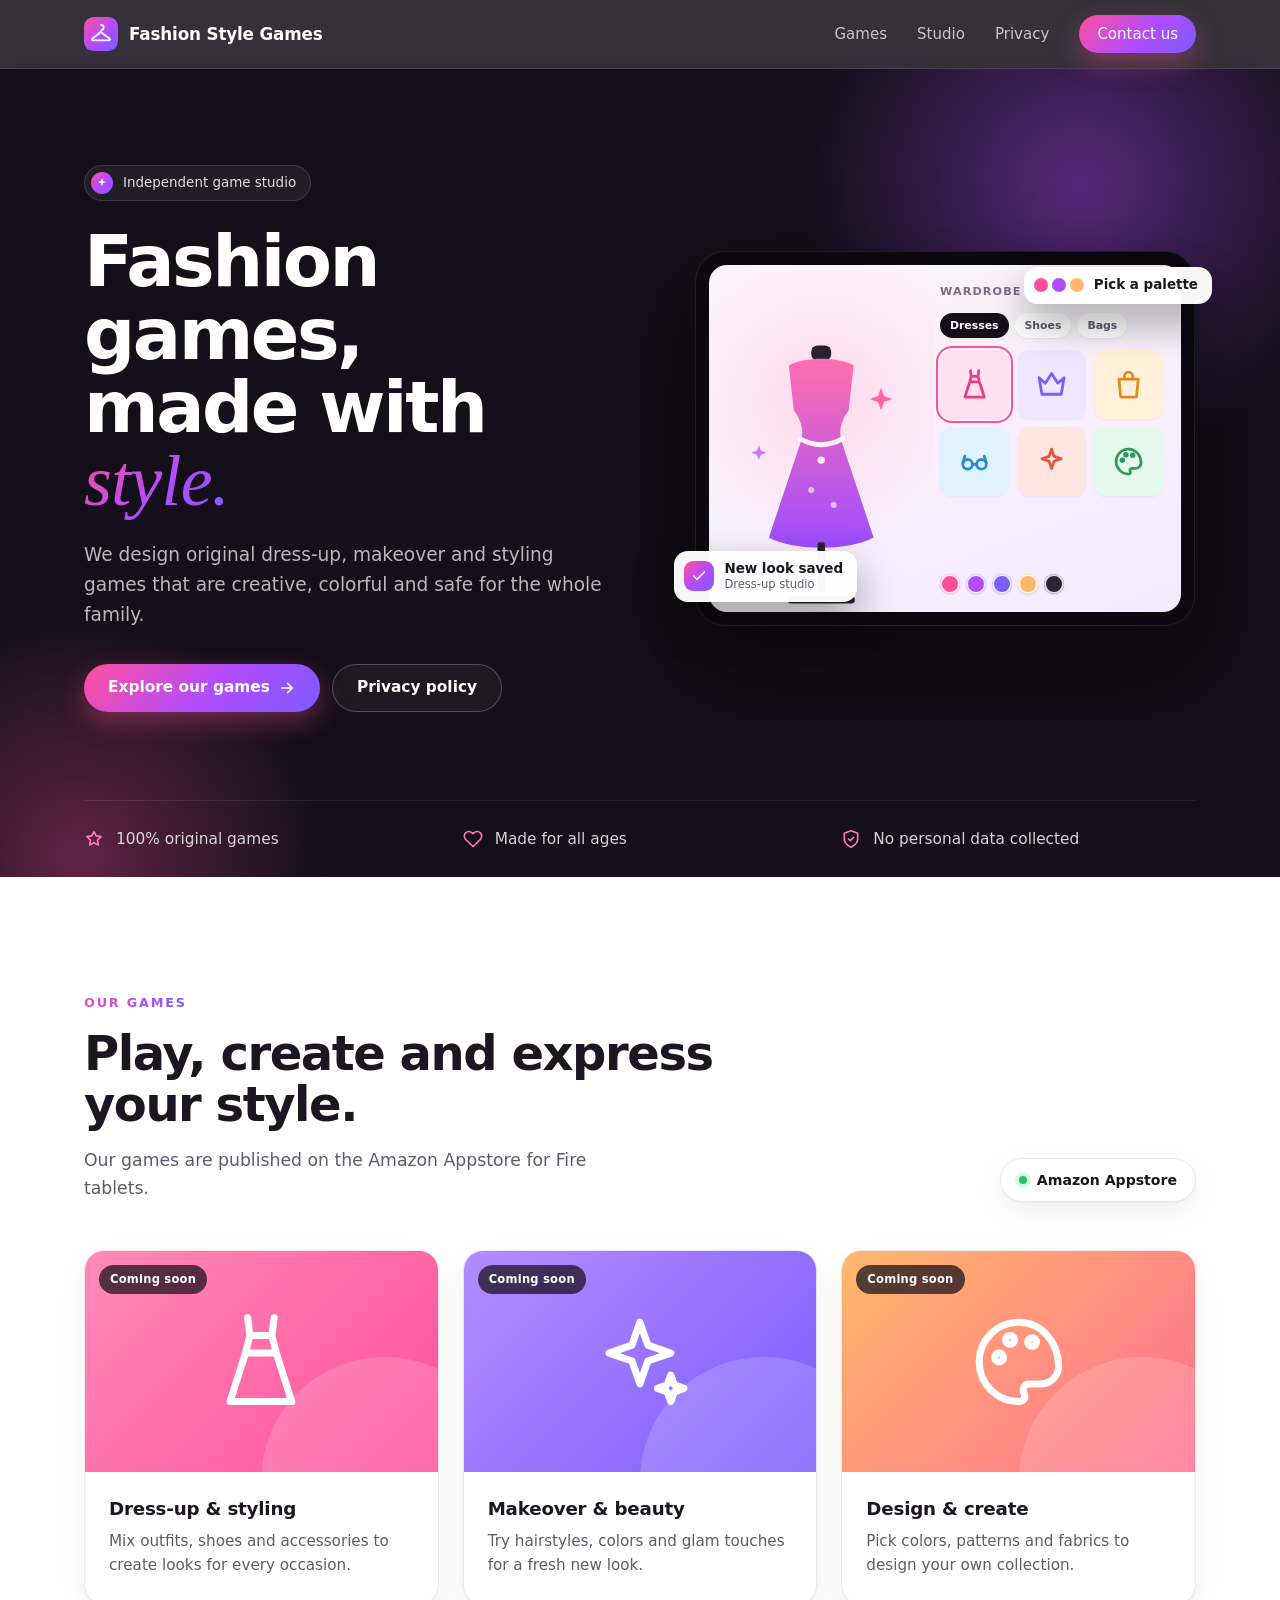
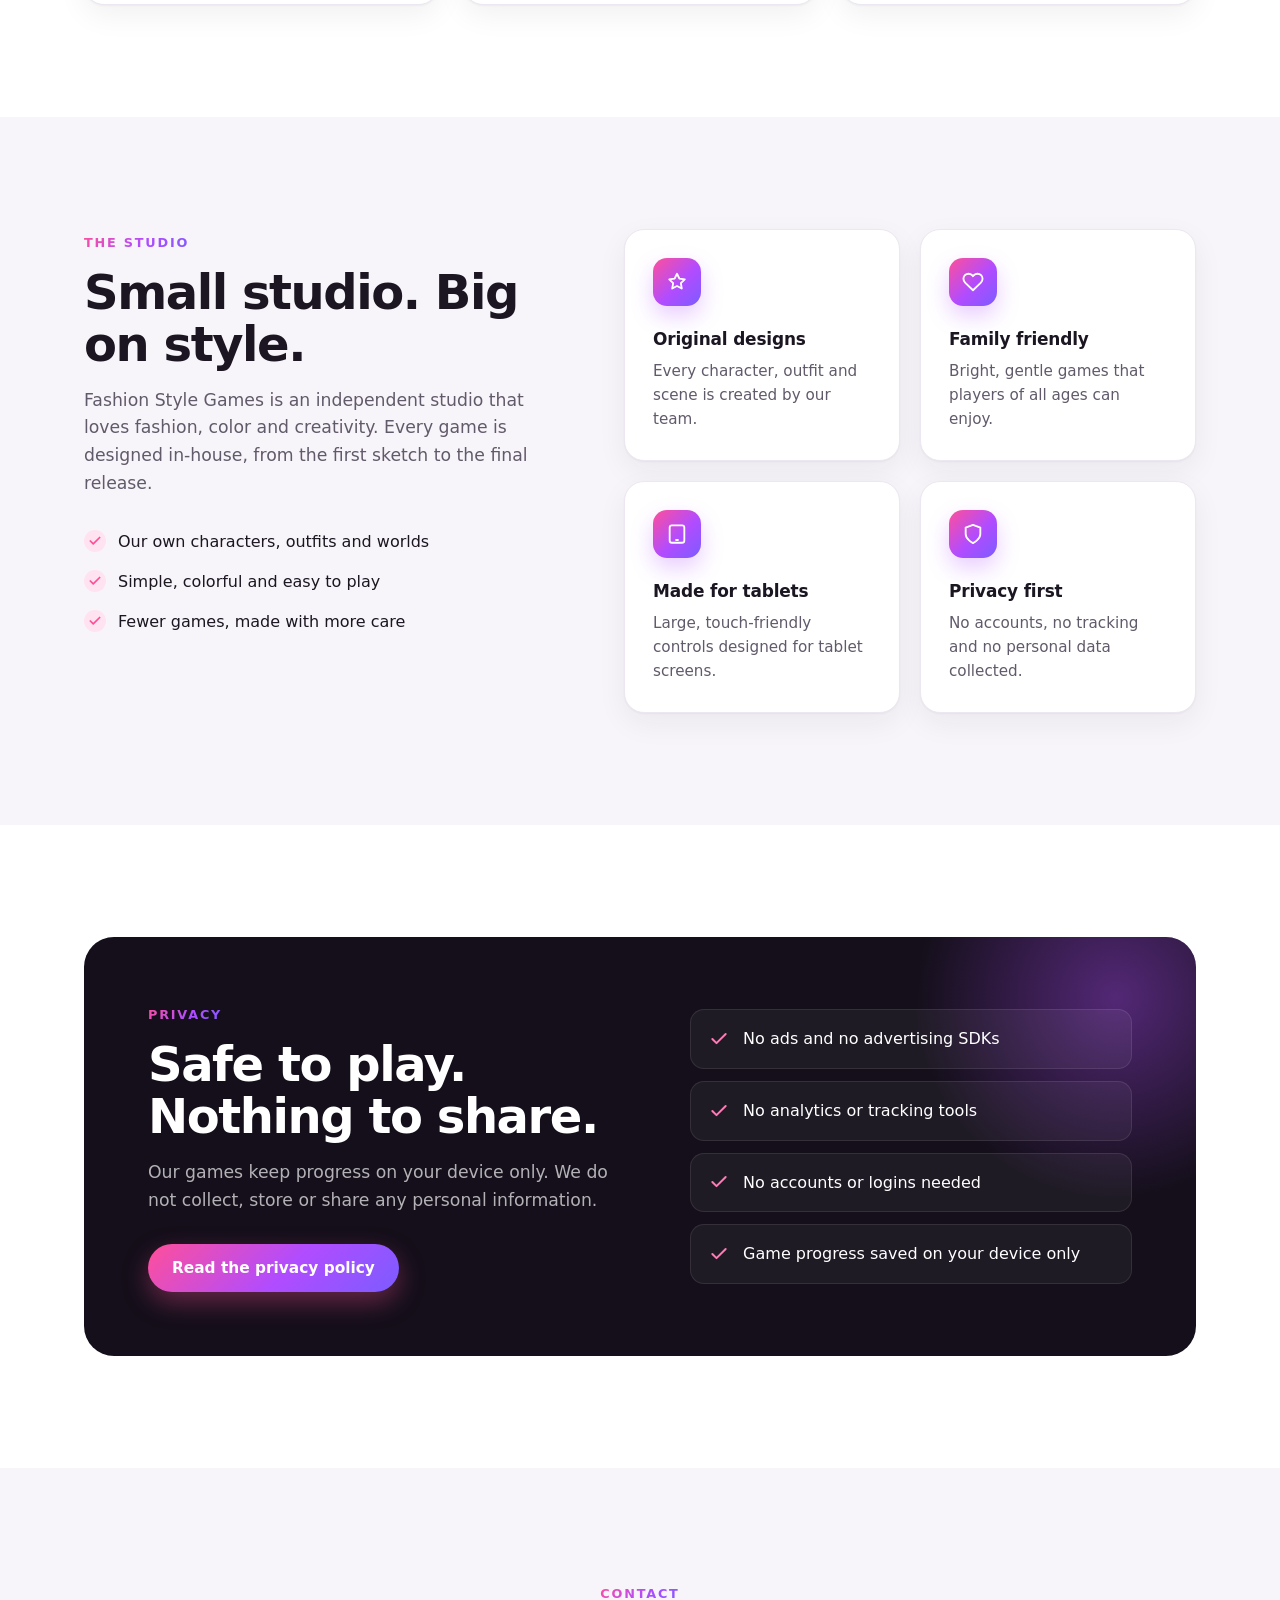
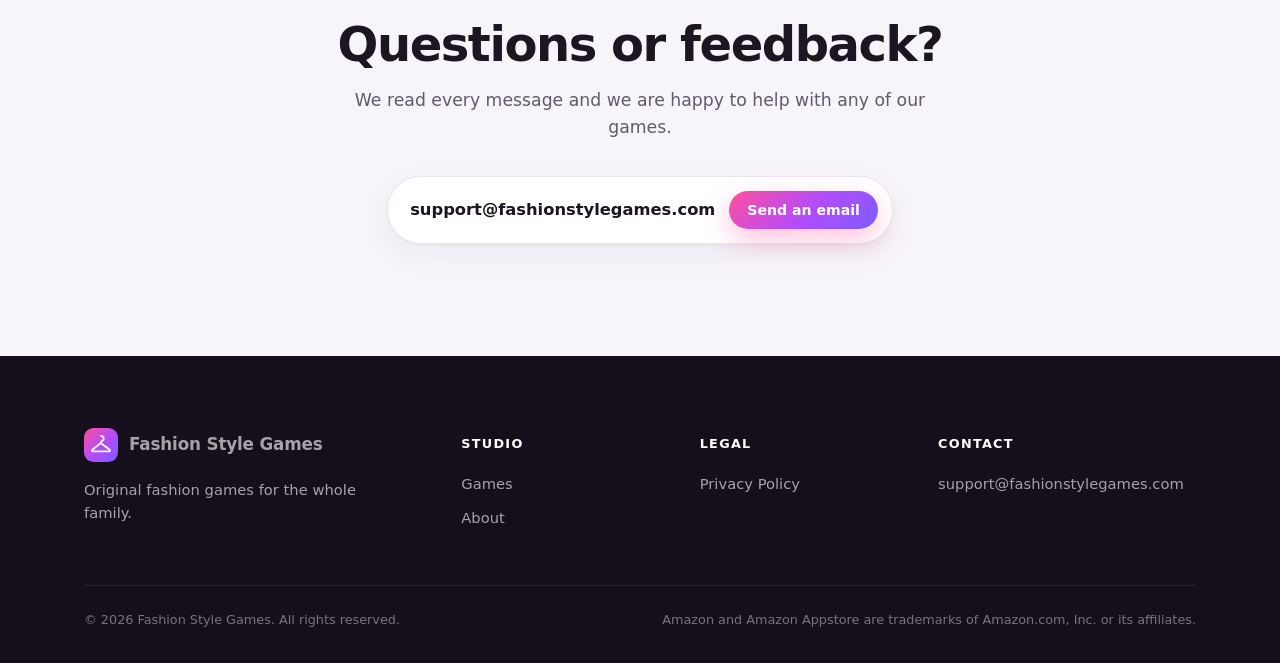
<file: index.html>
<!doctype html>
<html lang="en">
<head>
  <meta charset="utf-8">
  <meta name="viewport" content="width=device-width, initial-scale=1">
  <title>Fashion Style Games — Original fashion games for the whole family</title>
  <meta name="description" content="Fashion Style Games is an independent studio making original dress-up, makeover and styling games for the Amazon Appstore.">
  <meta name="theme-color" content="#140f1a">
  <meta property="og:title" content="Fashion Style Games">
  <meta property="og:description" content="Original dress-up, makeover and styling games for the whole family.">
  <meta property="og:url" content="https://fashionstylegames.com/">
  <meta property="og:type" content="website">
  <link rel="canonical" href="https://fashionstylegames.com/">
  <link rel="icon" href="favicon.svg" type="image/svg+xml">
  <link rel="stylesheet" href="style.css">
</head>
<body>
  <header class="site-header">
    <div class="wrap nav">
      <a class="brand" href="./" aria-label="Fashion Style Games home">
        <svg class="brand-mark" viewBox="0 0 64 64" width="34" height="34" aria-hidden="true"><defs><linearGradient id="lg-brand" x1="0" y1="0" x2="1" y2="1"><stop offset="0" stop-color="#ff4f9a"/><stop offset=".55" stop-color="#b14cff"/><stop offset="1" stop-color="#7c5cff"/></linearGradient></defs><rect width="64" height="64" rx="18" fill="url(#lg-brand)"/><path d="M32 15a5 5 0 0 1 5 5c0 2.4-1.6 3.6-3.2 4.6-.9.6-1.8 1.2-1.8 2.4v1.6L48 40.5c1.5 1.1.8 3.5-1.1 3.5H17.1c-1.9 0-2.6-2.4-1.1-3.5L31 28.6" fill="none" stroke="#fff" stroke-width="3.4" stroke-linecap="round" stroke-linejoin="round"/></svg>
        Fashion Style Games
      </a>
      <ul class="nav-links">
        <li><a href="#games">Games</a></li>
        <li><a href="#studio">Studio</a></li>
        <li><a href="privacy-policy.html">Privacy</a></li>
        <li class="nav-cta"><a class="btn btn-primary btn-sm" href="#contact">Contact us</a></li>
      </ul>
    </div>
  </header>

  <main>
    <!-- Hero -->
    <section class="hero">
      <div class="wrap">
        <div class="hero-grid">
          <div class="hero-copy">
            <span class="eyebrow">
              <span class="dot"><svg viewBox="0 0 24 24" fill="currentColor" aria-hidden="true"><path d="M12 2l2.2 6.3L20.5 10l-6.3 2.2L12 18.5l-2.2-6.3L3.5 10l6.3-1.7z"/></svg></span>
              Independent game studio
            </span>
            <h1>Fashion games,<br>made with <span class="grad-text">style.</span></h1>
            <p class="hero-lead">We design original dress-up, makeover and styling games that are creative, colorful and safe for the whole family.</p>
            <div class="hero-actions">
              <a class="btn btn-primary" href="#games">
                Explore our games
                <svg viewBox="0 0 24 24" fill="none" stroke="currentColor" stroke-width="2.2" stroke-linecap="round" stroke-linejoin="round" aria-hidden="true"><path d="M5 12h14M13 6l6 6-6 6"/></svg>
              </a>
              <a class="btn btn-ghost" href="privacy-policy.html">Privacy policy</a>
            </div>
          </div>

          <div class="device-wrap" aria-hidden="true">
            <div class="device">
              <div class="screen">
                <div class="stage">
                  <svg viewBox="0 0 140 220">
                    <defs><linearGradient id="lg-dress" x1="0" y1="0" x2="0" y2="1"><stop offset="0" stop-color="#ff6fae"/><stop offset="1" stop-color="#9d4dff"/></linearGradient></defs>
                    <rect x="62" y="6" width="16" height="12" rx="5" fill="#2a2030"/>
                    <path d="M44 22C56 15 84 15 96 22L92 58C86 66 84 74 86 82L112 160C92 171 48 171 28 160L54 82C56 74 54 66 48 58Z" fill="url(#lg-dress)"/>
                    <path d="M53 81C64 87 76 87 87 81" stroke="#fff" stroke-width="4" fill="none" stroke-linecap="round" opacity=".9"/>
                    <circle cx="70" cy="98" r="3" fill="#fff" opacity=".85"/>
                    <circle cx="62" cy="122" r="2.4" fill="#fff" opacity=".6"/>
                    <circle cx="80" cy="134" r="2.4" fill="#fff" opacity=".6"/>
                    <rect x="67" y="164" width="6" height="40" rx="2" fill="#2a2030"/>
                    <path d="M46 210h48" stroke="#2a2030" stroke-width="6" stroke-linecap="round"/>
                    <path d="M118 40l2.4 6.6 6.6 2.4-6.6 2.4-2.4 6.6-2.4-6.6-6.6-2.4 6.6-2.4z" fill="#ff4f9a" opacity=".85"/>
                    <path d="M20 86l1.6 4.4 4.4 1.6-4.4 1.6L20 98l-1.6-4.4L14 92l4.4-1.6z" fill="#b14cff" opacity=".7"/>
                  </svg>
                </div>
                <div class="panel">
                  <span class="panel-title">Wardrobe</span>
                  <div class="tabs"><span class="tab on">Dresses</span><span class="tab">Shoes</span><span class="tab">Bags</span></div>
                  <div class="tiles">
                    <span class="tile t1 sel"><svg viewBox="0 0 24 24" fill="none" stroke="currentColor" stroke-width="2" stroke-linecap="round" stroke-linejoin="round"><path d="M9 2l.5 4-1 4L5 21h14l-3.5-11-1-4L15 2M9.5 6h5M8.5 10h7"/></svg></span>
                    <span class="tile t2"><svg viewBox="0 0 24 24" fill="none" stroke="currentColor" stroke-width="2" stroke-linecap="round" stroke-linejoin="round"><path d="M3 7l4.5 4L12 4l4.5 7L21 7l-2 12H5z"/></svg></span>
                    <span class="tile t3"><svg viewBox="0 0 24 24" fill="none" stroke="currentColor" stroke-width="2" stroke-linecap="round" stroke-linejoin="round"><path d="M5 8h14l-1.2 12.1a1 1 0 0 1-1 .9H7.2a1 1 0 0 1-1-.9z"/><path d="M9 8V6a3 3 0 0 1 6 0v2"/></svg></span>
                    <span class="tile t4"><svg viewBox="0 0 24 24" fill="none" stroke="currentColor" stroke-width="2" stroke-linecap="round" stroke-linejoin="round"><circle cx="7" cy="14" r="3.5"/><circle cx="17" cy="14" r="3.5"/><path d="M10.5 14h3M3.5 13l1.5-5M20.5 13 19 8"/></svg></span>
                    <span class="tile t5"><svg viewBox="0 0 24 24" fill="none" stroke="currentColor" stroke-width="2" stroke-linecap="round" stroke-linejoin="round"><path d="M12 3l1.8 5.2L19 10l-5.2 1.8L12 17l-1.8-5.2L5 10l5.2-1.8z"/></svg></span>
                    <span class="tile t6"><svg viewBox="0 0 24 24" fill="none" stroke="currentColor" stroke-width="2" stroke-linecap="round" stroke-linejoin="round"><path d="M12 3a9 9 0 1 0 0 18c1.1 0 1.6-.9 1.2-1.8-.5-1-.1-2.2 1.1-2.2H17a4 4 0 0 0 4-4c0-5.5-4-10-9-10z"/><circle cx="7.5" cy="11" r="1"/><circle cx="10" cy="7" r="1"/><circle cx="15" cy="7.5" r="1"/></svg></span>
                  </div>
                  <div class="swatches">
                    <span style="background:#ff4f9a"></span><span style="background:#b14cff"></span><span style="background:#7c5cff"></span><span style="background:#ffb86b"></span><span style="background:#2c2433"></span>
                  </div>
                </div>
              </div>
            </div>

            <div class="float-chip chip-a">
              <span class="chip-icon"><svg viewBox="0 0 24 24" fill="none" stroke="currentColor" stroke-width="2.4" stroke-linecap="round" stroke-linejoin="round"><path d="M20 6 9 17l-5-5"/></svg></span>
              <span>New look saved<span class="chip-sub">Dress-up studio</span></span>
            </div>
            <div class="float-chip chip-b">
              <span class="chip-dots"><span style="background:#ff4f9a"></span><span style="background:#b14cff"></span><span style="background:#ffb86b"></span></span>
              <span>Pick a palette</span>
            </div>
          </div>
        </div>

        <div class="trust">
          <div class="trust-item"><svg viewBox="0 0 24 24" fill="none" stroke="currentColor" stroke-width="2" stroke-linecap="round" stroke-linejoin="round" aria-hidden="true"><path d="M12 3l2.6 5.3 5.9.9-4.3 4.1 1 5.8L12 16.4 6.8 19.1l1-5.8L3.5 9.2l5.9-.9z"/></svg>100% original games</div>
          <div class="trust-item"><svg viewBox="0 0 24 24" fill="none" stroke="currentColor" stroke-width="2" stroke-linecap="round" stroke-linejoin="round" aria-hidden="true"><path d="M20.8 4.6a5.5 5.5 0 0 0-7.8 0L12 5.7l-1-1.1a5.5 5.5 0 0 0-7.8 7.8l1 1.1L12 21l7.8-7.5 1-1.1a5.5 5.5 0 0 0 0-7.8z"/></svg>Made for all ages</div>
          <div class="trust-item"><svg viewBox="0 0 24 24" fill="none" stroke="currentColor" stroke-width="2" stroke-linecap="round" stroke-linejoin="round" aria-hidden="true"><path d="M12 22s8-4 8-10V5l-8-3-8 3v7c0 6 8 10 8 10z"/><path d="m9 12 2 2 4-4"/></svg>No personal data collected</div>
        </div>
      </div>
    </section>

    <!-- Games -->
    <section class="section" id="games">
      <div class="wrap">
        <div class="section-head">
          <div>
            <span class="kicker">Our games</span>
            <h2 class="h2">Play, create and express your style.</h2>
            <p class="sub">Our games are published on the Amazon Appstore for Fire tablets.</p>
          </div>
          <span class="store-pill"><span class="live"></span>Amazon Appstore</span>
        </div>

        <div class="games-grid">
          <!--
            To add a real game, replace one card with:
            <a class="game-card" href="AMAZON-APPSTORE-LINK">
              <div class="game-art"><img src="games/GAME-IMAGE.png" alt="GAME NAME"></div>
              <div class="game-body">
                <h3>GAME NAME</h3>
                <p>One short sentence about the game.</p>
                <span class="store-link">Get it on Amazon Appstore &rarr;</span>
              </div>
            </a>
          -->
          <article class="game-card">
            <div class="game-art art-1">
              <span class="badge">Coming soon</span>
              <svg viewBox="0 0 24 24" fill="none" stroke="currentColor" stroke-width="1.6" stroke-linecap="round" stroke-linejoin="round" aria-hidden="true"><path d="M9 2l.5 4-1 4L5 21h14l-3.5-11-1-4L15 2M9.5 6h5M8.5 10h7"/></svg>
            </div>
            <div class="game-body">
              <h3>Dress-up &amp; styling</h3>
              <p>Mix outfits, shoes and accessories to create looks for every occasion.</p>
            </div>
          </article>
          <article class="game-card">
            <div class="game-art art-2">
              <span class="badge">Coming soon</span>
              <svg viewBox="0 0 24 24" fill="none" stroke="currentColor" stroke-width="1.6" stroke-linecap="round" stroke-linejoin="round" aria-hidden="true"><path d="M12 3l1.8 5.2L19 10l-5.2 1.8L12 17l-1.8-5.2L5 10l5.2-1.8z"/><path d="M19 15l.8 2.2L22 18l-2.2.8L19 21l-.8-2.2L16 18l2.2-.8z"/></svg>
            </div>
            <div class="game-body">
              <h3>Makeover &amp; beauty</h3>
              <p>Try hairstyles, colors and glam touches for a fresh new look.</p>
            </div>
          </article>
          <article class="game-card">
            <div class="game-art art-3">
              <span class="badge">Coming soon</span>
              <svg viewBox="0 0 24 24" fill="none" stroke="currentColor" stroke-width="1.6" stroke-linecap="round" stroke-linejoin="round" aria-hidden="true"><path d="M12 3a9 9 0 1 0 0 18c1.1 0 1.6-.9 1.2-1.8-.5-1-.1-2.2 1.1-2.2H17a4 4 0 0 0 4-4c0-5.5-4-10-9-10z"/><circle cx="7.5" cy="11" r="1"/><circle cx="10" cy="7" r="1"/><circle cx="15" cy="7.5" r="1"/></svg>
            </div>
            <div class="game-body">
              <h3>Design &amp; create</h3>
              <p>Pick colors, patterns and fabrics to design your own collection.</p>
            </div>
          </article>
        </div>
      </div>
    </section>

    <!-- Studio -->
    <section class="section section-soft" id="studio">
      <div class="wrap split">
        <div>
          <span class="kicker">The studio</span>
          <h2 class="h2">Small studio. Big on style.</h2>
          <p class="sub">Fashion Style Games is an independent studio that loves fashion, color and creativity. Every game is designed in-house, from the first sketch to the final release.</p>
          <ul class="checks">
            <li><svg viewBox="0 0 24 24" fill="none" stroke="currentColor" stroke-width="3" stroke-linecap="round" stroke-linejoin="round" aria-hidden="true"><path d="M20 6 9 17l-5-5"/></svg>Our own characters, outfits and worlds</li>
            <li><svg viewBox="0 0 24 24" fill="none" stroke="currentColor" stroke-width="3" stroke-linecap="round" stroke-linejoin="round" aria-hidden="true"><path d="M20 6 9 17l-5-5"/></svg>Simple, colorful and easy to play</li>
            <li><svg viewBox="0 0 24 24" fill="none" stroke="currentColor" stroke-width="3" stroke-linecap="round" stroke-linejoin="round" aria-hidden="true"><path d="M20 6 9 17l-5-5"/></svg>Fewer games, made with more care</li>
          </ul>
        </div>
        <div class="features">
          <div class="feature">
            <div class="feature-icon"><svg viewBox="0 0 24 24" fill="none" stroke="currentColor" stroke-width="2" stroke-linecap="round" stroke-linejoin="round" aria-hidden="true"><path d="M12 3l2.6 5.3 5.9.9-4.3 4.1 1 5.8L12 16.4 6.8 19.1l1-5.8L3.5 9.2l5.9-.9z"/></svg></div>
            <h3>Original designs</h3>
            <p>Every character, outfit and scene is created by our team.</p>
          </div>
          <div class="feature">
            <div class="feature-icon"><svg viewBox="0 0 24 24" fill="none" stroke="currentColor" stroke-width="2" stroke-linecap="round" stroke-linejoin="round" aria-hidden="true"><path d="M20.8 4.6a5.5 5.5 0 0 0-7.8 0L12 5.7l-1-1.1a5.5 5.5 0 0 0-7.8 7.8l1 1.1L12 21l7.8-7.5 1-1.1a5.5 5.5 0 0 0 0-7.8z"/></svg></div>
            <h3>Family friendly</h3>
            <p>Bright, gentle games that players of all ages can enjoy.</p>
          </div>
          <div class="feature">
            <div class="feature-icon"><svg viewBox="0 0 24 24" fill="none" stroke="currentColor" stroke-width="2" stroke-linecap="round" stroke-linejoin="round" aria-hidden="true"><rect x="4" y="2.5" width="16" height="19" rx="2.5"/><path d="M11 18.5h2"/></svg></div>
            <h3>Made for tablets</h3>
            <p>Large, touch-friendly controls designed for tablet screens.</p>
          </div>
          <div class="feature">
            <div class="feature-icon"><svg viewBox="0 0 24 24" fill="none" stroke="currentColor" stroke-width="2" stroke-linecap="round" stroke-linejoin="round" aria-hidden="true"><path d="M12 22s8-4 8-10V5l-8-3-8 3v7c0 6 8 10 8 10z"/></svg></div>
            <h3>Privacy first</h3>
            <p>No accounts, no tracking and no personal data collected.</p>
          </div>
        </div>
      </div>
    </section>

    <!-- Privacy band -->
    <section class="section">
      <div class="wrap">
        <div class="privacy-band">
          <div>
            <span class="kicker">Privacy</span>
            <h2 class="h2">Safe to play. Nothing to share.</h2>
            <p class="sub">Our games keep progress on your device only. We do not collect, store or share any personal information.</p>
            <a class="btn btn-primary" href="privacy-policy.html">Read the privacy policy</a>
          </div>
          <ul class="privacy-list">
            <li><svg viewBox="0 0 24 24" fill="none" stroke="currentColor" stroke-width="2.4" stroke-linecap="round" stroke-linejoin="round" aria-hidden="true"><path d="M20 6 9 17l-5-5"/></svg>No ads and no advertising SDKs</li>
            <li><svg viewBox="0 0 24 24" fill="none" stroke="currentColor" stroke-width="2.4" stroke-linecap="round" stroke-linejoin="round" aria-hidden="true"><path d="M20 6 9 17l-5-5"/></svg>No analytics or tracking tools</li>
            <li><svg viewBox="0 0 24 24" fill="none" stroke="currentColor" stroke-width="2.4" stroke-linecap="round" stroke-linejoin="round" aria-hidden="true"><path d="M20 6 9 17l-5-5"/></svg>No accounts or logins needed</li>
            <li><svg viewBox="0 0 24 24" fill="none" stroke="currentColor" stroke-width="2.4" stroke-linecap="round" stroke-linejoin="round" aria-hidden="true"><path d="M20 6 9 17l-5-5"/></svg>Game progress saved on your device only</li>
          </ul>
        </div>
      </div>
    </section>

    <!-- Contact -->
    <section class="section section-soft contact" id="contact">
      <div class="wrap">
        <span class="kicker">Contact</span>
        <h2 class="h2">Questions or feedback?</h2>
        <p class="sub">We read every message and we are happy to help with any of our games.</p>
        <span class="mail-card">
          <span class="addr">support@fashionstylegames.com</span>
          <a class="btn btn-primary btn-sm" href="mailto:support@fashionstylegames.com">Send an email</a>
        </span>
      </div>
    </section>
  </main>

  <footer class="site-footer">
    <div class="wrap">
      <div class="footer-grid">
        <div>
          <a class="brand" href="./">
            <svg class="brand-mark" viewBox="0 0 64 64" width="34" height="34" aria-hidden="true"><defs><linearGradient id="lg-brand-f" x1="0" y1="0" x2="1" y2="1"><stop offset="0" stop-color="#ff4f9a"/><stop offset=".55" stop-color="#b14cff"/><stop offset="1" stop-color="#7c5cff"/></linearGradient></defs><rect width="64" height="64" rx="18" fill="url(#lg-brand-f)"/><path d="M32 15a5 5 0 0 1 5 5c0 2.4-1.6 3.6-3.2 4.6-.9.6-1.8 1.2-1.8 2.4v1.6L48 40.5c1.5 1.1.8 3.5-1.1 3.5H17.1c-1.9 0-2.6-2.4-1.1-3.5L31 28.6" fill="none" stroke="#fff" stroke-width="3.4" stroke-linecap="round" stroke-linejoin="round"/></svg>
            Fashion Style Games
          </a>
          <p>Original fashion games for the whole family.</p>
        </div>
        <div>
          <h4>Studio</h4>
          <ul>
            <li><a href="#games">Games</a></li>
            <li><a href="#studio">About</a></li>
          </ul>
        </div>
        <div>
          <h4>Legal</h4>
          <ul>
            <li><a href="privacy-policy.html">Privacy Policy</a></li>
          </ul>
        </div>
        <div>
          <h4>Contact</h4>
          <ul>
            <li><a href="mailto:support@fashionstylegames.com">support@fashionstylegames.com</a></li>
          </ul>
        </div>
      </div>
      <div class="footer-bottom">
        <span>&copy; 2026 Fashion Style Games. All rights reserved.</span>
        <span>Amazon and Amazon Appstore are trademarks of Amazon.com, Inc. or its affiliates.</span>
      </div>
    </div>
  </footer>
</body>
</html>
</file>
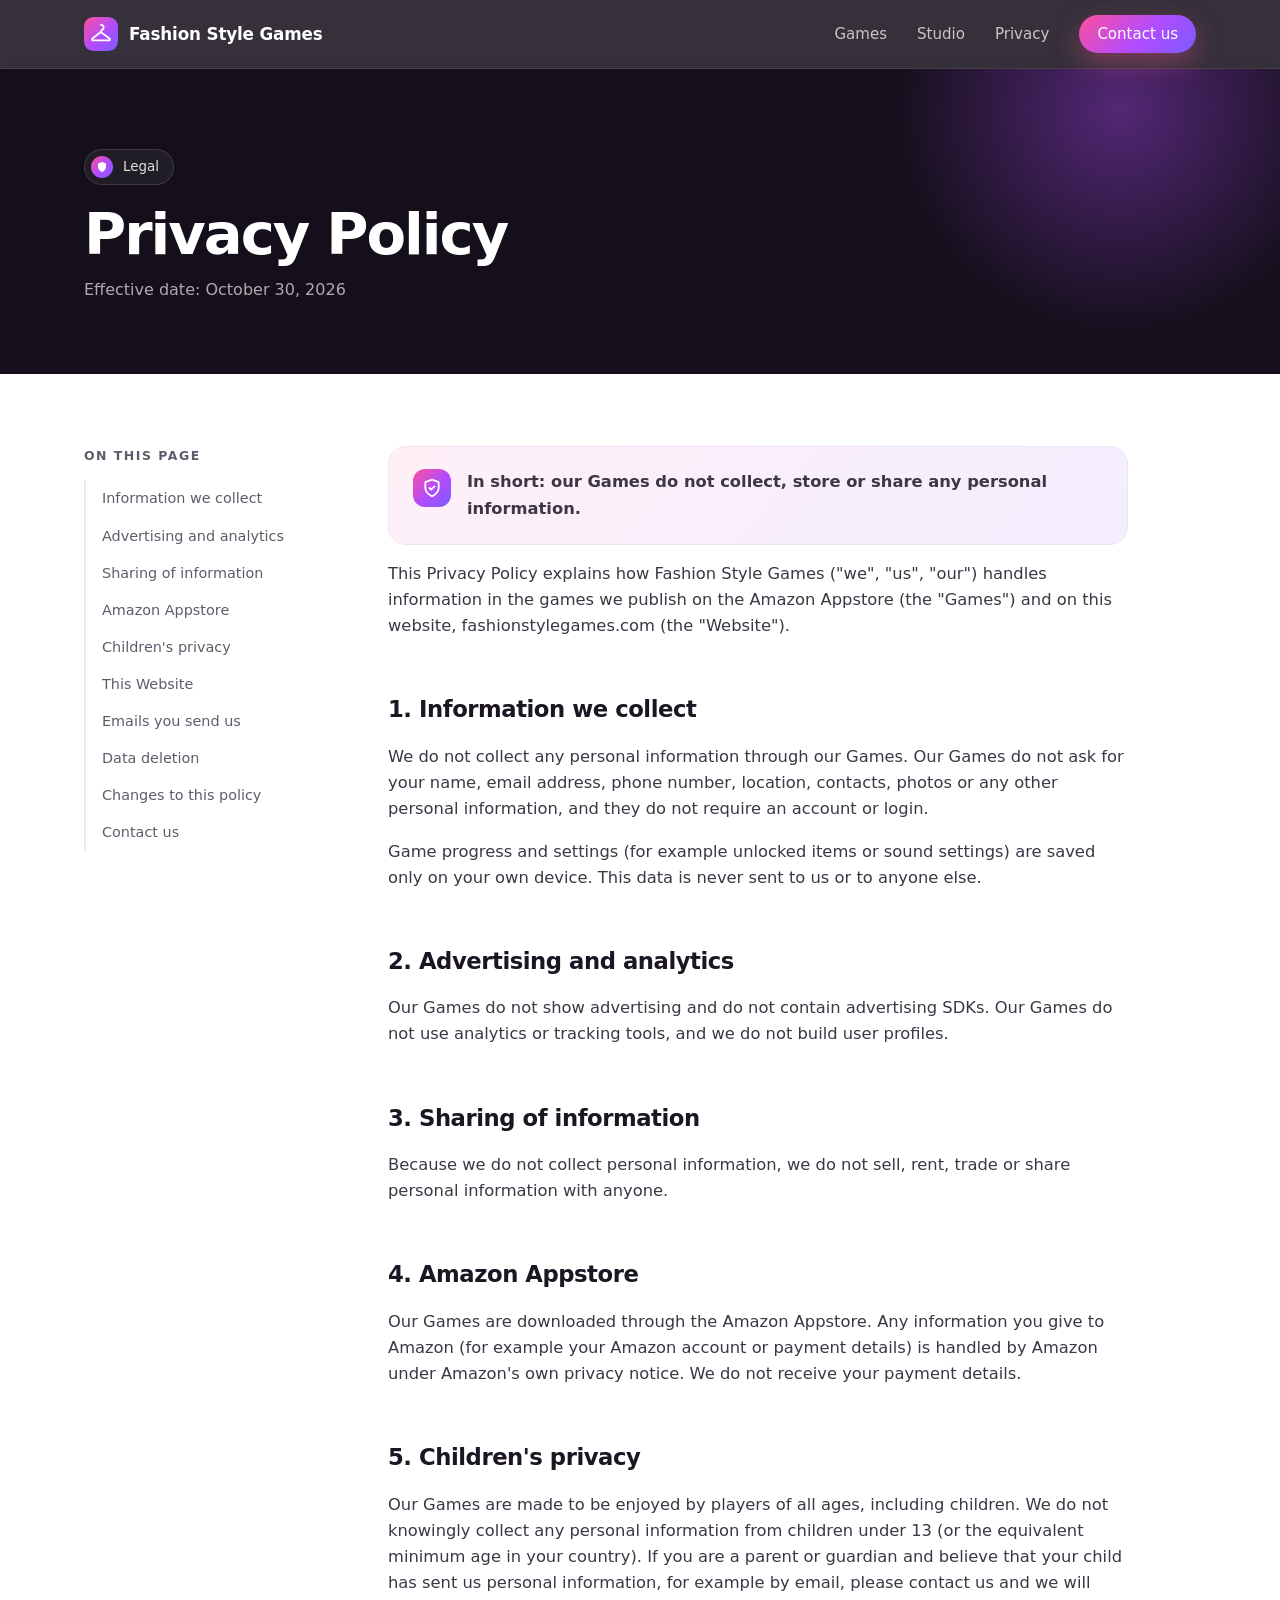
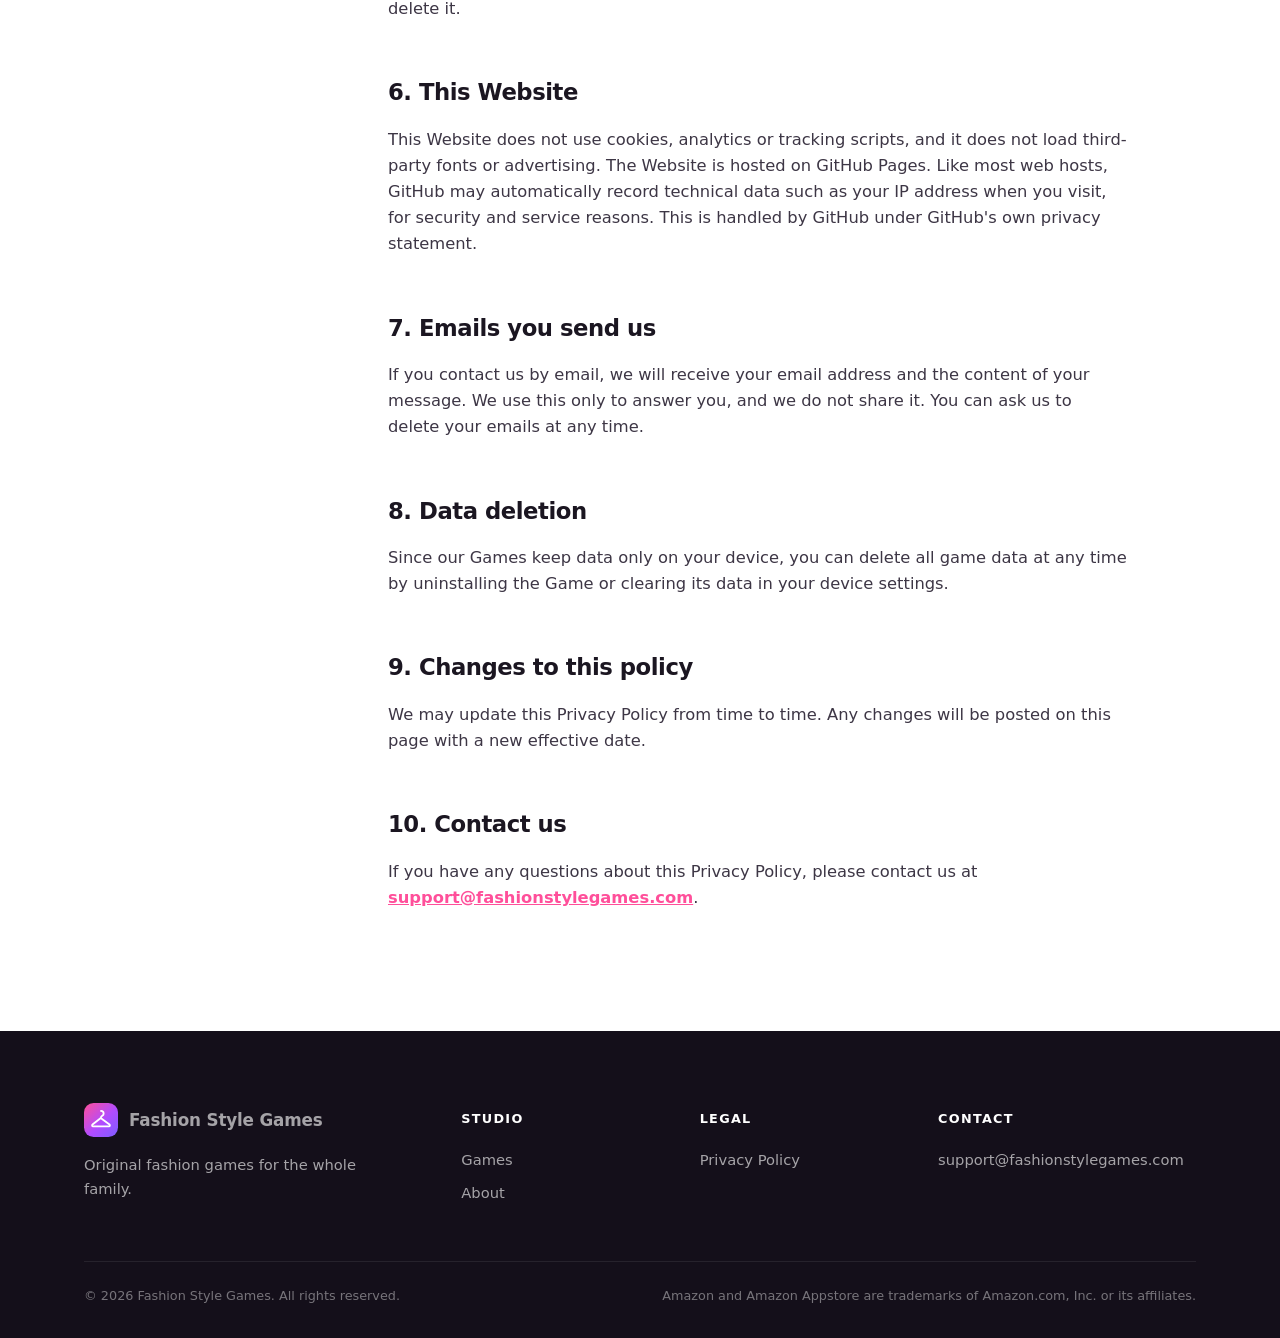
<file: privacy-policy.html>
<!doctype html>
<html lang="en">
<head>
  <meta charset="utf-8">
  <meta name="viewport" content="width=device-width, initial-scale=1">
  <title>Privacy Policy — Fashion Style Games</title>
  <meta name="description" content="Privacy Policy for Fashion Style Games and all games published by Fashion Style Games.">
  <meta name="theme-color" content="#140f1a">
  <link rel="canonical" href="https://fashionstylegames.com/privacy-policy.html">
  <link rel="icon" href="favicon.svg" type="image/svg+xml">
  <link rel="stylesheet" href="style.css">
</head>
<body>
  <header class="site-header">
    <div class="wrap nav">
      <a class="brand" href="./" aria-label="Fashion Style Games home">
        <svg class="brand-mark" viewBox="0 0 64 64" width="34" height="34" aria-hidden="true"><defs><linearGradient id="lg-brand" x1="0" y1="0" x2="1" y2="1"><stop offset="0" stop-color="#ff4f9a"/><stop offset=".55" stop-color="#b14cff"/><stop offset="1" stop-color="#7c5cff"/></linearGradient></defs><rect width="64" height="64" rx="18" fill="url(#lg-brand)"/><path d="M32 15a5 5 0 0 1 5 5c0 2.4-1.6 3.6-3.2 4.6-.9.6-1.8 1.2-1.8 2.4v1.6L48 40.5c1.5 1.1.8 3.5-1.1 3.5H17.1c-1.9 0-2.6-2.4-1.1-3.5L31 28.6" fill="none" stroke="#fff" stroke-width="3.4" stroke-linecap="round" stroke-linejoin="round"/></svg>
        Fashion Style Games
      </a>
      <ul class="nav-links">
        <li><a href="./#games">Games</a></li>
        <li><a href="./#studio">Studio</a></li>
        <li><a href="privacy-policy.html">Privacy</a></li>
        <li class="nav-cta"><a class="btn btn-primary btn-sm" href="./#contact">Contact us</a></li>
      </ul>
    </div>
  </header>

  <main>
    <section class="page-hero">
      <div class="wrap">
        <span class="eyebrow">
          <span class="dot"><svg viewBox="0 0 24 24" fill="currentColor" aria-hidden="true"><path d="M12 2 4 5v7c0 6 8 10 8 10s8-4 8-10V5z"/></svg></span>
          Legal
        </span>
        <h1>Privacy Policy</h1>
        <p>Effective date: October 30, 2026</p>
      </div>
    </section>

    <div class="wrap policy-layout">
      <aside class="toc">
        <h4>On this page</h4>
        <ol>
          <li><a href="#collect">Information we collect</a></li>
          <li><a href="#ads">Advertising and analytics</a></li>
          <li><a href="#sharing">Sharing of information</a></li>
          <li><a href="#amazon">Amazon Appstore</a></li>
          <li><a href="#children">Children's privacy</a></li>
          <li><a href="#website">This Website</a></li>
          <li><a href="#emails">Emails you send us</a></li>
          <li><a href="#deletion">Data deletion</a></li>
          <li><a href="#changes">Changes to this policy</a></li>
          <li><a href="#contact">Contact us</a></li>
        </ol>
      </aside>

      <article class="policy">
        <div class="summary">
          <span class="chip-icon"><svg viewBox="0 0 24 24" fill="none" stroke="currentColor" stroke-width="2.2" stroke-linecap="round" stroke-linejoin="round" aria-hidden="true"><path d="M12 22s8-4 8-10V5l-8-3-8 3v7c0 6 8 10 8 10z"/><path d="m9 12 2 2 4-4"/></svg></span>
          <p><strong>In short: our Games do not collect, store or share any personal information.</strong></p>
        </div>

        <p>This Privacy Policy explains how Fashion Style Games ("we", "us", "our") handles information in the games we publish on the Amazon Appstore (the "Games") and on this website, fashionstylegames.com (the "Website").</p>

        <h2 id="collect">1. Information we collect</h2>
        <p>We do not collect any personal information through our Games. Our Games do not ask for your name, email address, phone number, location, contacts, photos or any other personal information, and they do not require an account or login.</p>
        <p>Game progress and settings (for example unlocked items or sound settings) are saved only on your own device. This data is never sent to us or to anyone else.</p>

        <h2 id="ads">2. Advertising and analytics</h2>
        <p>Our Games do not show advertising and do not contain advertising SDKs. Our Games do not use analytics or tracking tools, and we do not build user profiles.</p>

        <h2 id="sharing">3. Sharing of information</h2>
        <p>Because we do not collect personal information, we do not sell, rent, trade or share personal information with anyone.</p>

        <h2 id="amazon">4. Amazon Appstore</h2>
        <p>Our Games are downloaded through the Amazon Appstore. Any information you give to Amazon (for example your Amazon account or payment details) is handled by Amazon under Amazon's own privacy notice. We do not receive your payment details.</p>

        <h2 id="children">5. Children's privacy</h2>
        <p>Our Games are made to be enjoyed by players of all ages, including children. We do not knowingly collect any personal information from children under 13 (or the equivalent minimum age in your country). If you are a parent or guardian and believe that your child has sent us personal information, for example by email, please contact us and we will delete it.</p>

        <h2 id="website">6. This Website</h2>
        <p>This Website does not use cookies, analytics or tracking scripts, and it does not load third-party fonts or advertising. The Website is hosted on GitHub Pages. Like most web hosts, GitHub may automatically record technical data such as your IP address when you visit, for security and service reasons. This is handled by GitHub under GitHub's own privacy statement.</p>

        <h2 id="emails">7. Emails you send us</h2>
        <p>If you contact us by email, we will receive your email address and the content of your message. We use this only to answer you, and we do not share it. You can ask us to delete your emails at any time.</p>

        <h2 id="deletion">8. Data deletion</h2>
        <p>Since our Games keep data only on your device, you can delete all game data at any time by uninstalling the Game or clearing its data in your device settings.</p>

        <h2 id="changes">9. Changes to this policy</h2>
        <p>We may update this Privacy Policy from time to time. Any changes will be posted on this page with a new effective date.</p>

        <h2 id="contact">10. Contact us</h2>
        <p>If you have any questions about this Privacy Policy, please contact us at <a href="mailto:support@fashionstylegames.com">support@fashionstylegames.com</a>.</p>
      </article>
    </div>
  </main>

  <footer class="site-footer">
    <div class="wrap">
      <div class="footer-grid">
        <div>
          <a class="brand" href="./">
            <svg class="brand-mark" viewBox="0 0 64 64" width="34" height="34" aria-hidden="true"><defs><linearGradient id="lg-brand-f" x1="0" y1="0" x2="1" y2="1"><stop offset="0" stop-color="#ff4f9a"/><stop offset=".55" stop-color="#b14cff"/><stop offset="1" stop-color="#7c5cff"/></linearGradient></defs><rect width="64" height="64" rx="18" fill="url(#lg-brand-f)"/><path d="M32 15a5 5 0 0 1 5 5c0 2.4-1.6 3.6-3.2 4.6-.9.6-1.8 1.2-1.8 2.4v1.6L48 40.5c1.5 1.1.8 3.5-1.1 3.5H17.1c-1.9 0-2.6-2.4-1.1-3.5L31 28.6" fill="none" stroke="#fff" stroke-width="3.4" stroke-linecap="round" stroke-linejoin="round"/></svg>
            Fashion Style Games
          </a>
          <p>Original fashion games for the whole family.</p>
        </div>
        <div>
          <h4>Studio</h4>
          <ul>
            <li><a href="./#games">Games</a></li>
            <li><a href="./#studio">About</a></li>
          </ul>
        </div>
        <div>
          <h4>Legal</h4>
          <ul>
            <li><a href="privacy-policy.html">Privacy Policy</a></li>
          </ul>
        </div>
        <div>
          <h4>Contact</h4>
          <ul>
            <li><a href="mailto:support@fashionstylegames.com">support@fashionstylegames.com</a></li>
          </ul>
        </div>
      </div>
      <div class="footer-bottom">
        <span>&copy; 2026 Fashion Style Games. All rights reserved.</span>
        <span>Amazon and Amazon Appstore are trademarks of Amazon.com, Inc. or its affiliates.</span>
      </div>
    </div>
  </footer>
</body>
</html>
</file>
<file: style.css>
:root {
  --ink: #140f1a;
  --text: #1b1621;
  --muted: #615a6a;
  --bg: #ffffff;
  --bg-soft: #f8f5fa;
  --line: #ece7f0;
  --pink: #ff4f9a;
  --violet: #7c5cff;
  --grad: linear-gradient(135deg, #ff4f9a 0%, #b14cff 55%, #7c5cff 100%);
  --radius: 20px;
  --max: 1160px;
  --sans: "Segoe UI Variable Display", "Segoe UI", system-ui, -apple-system, "SF Pro Display", Roboto, "Helvetica Neue", Arial, sans-serif;
  --serif: Georgia, "Times New Roman", serif;
  --shadow: 0 1px 2px rgba(20, 15, 26, 0.04), 0 10px 30px rgba(20, 15, 26, 0.06);
}

* { box-sizing: border-box; }
html { scroll-behavior: smooth; -webkit-text-size-adjust: 100%; }

body {
  margin: 0;
  background: var(--bg);
  color: var(--text);
  font-family: var(--sans);
  line-height: 1.6;
  -webkit-font-smoothing: antialiased;
}

svg { display: block; }
a { color: inherit; }

.wrap {
  max-width: var(--max);
  margin: 0 auto;
  padding: 0 24px;
}

/* ---------- Header ---------- */
.site-header {
  position: sticky;
  top: 0;
  z-index: 50;
  background: rgba(20, 15, 26, 0.86);
  -webkit-backdrop-filter: saturate(160%) blur(14px);
  backdrop-filter: saturate(160%) blur(14px);
  border-bottom: 1px solid rgba(255, 255, 255, 0.08);
}

.nav {
  display: flex;
  align-items: center;
  justify-content: space-between;
  height: 68px;
  gap: 20px;
}

.brand {
  display: flex;
  align-items: center;
  gap: 11px;
  color: #fff;
  text-decoration: none;
  font-weight: 700;
  font-size: 1.05rem;
  letter-spacing: -0.01em;
}

.brand-mark { width: 34px; height: 34px; flex: none; }

.nav-links {
  display: flex;
  align-items: center;
  gap: 30px;
  list-style: none;
  margin: 0;
  padding: 0;
}

.nav-links a {
  color: rgba(255, 255, 255, 0.72);
  text-decoration: none;
  font-size: 0.94rem;
  font-weight: 500;
  transition: color 0.2s;
}

.nav-links a:hover { color: #fff; }
.nav-links .btn { color: #fff; }

/* ---------- Buttons ---------- */
.btn {
  display: inline-flex;
  align-items: center;
  justify-content: center;
  gap: 8px;
  height: 48px;
  padding: 0 24px;
  border-radius: 999px;
  font-weight: 600;
  font-size: 0.96rem;
  text-decoration: none;
  white-space: nowrap;
  transition: transform 0.2s, box-shadow 0.2s, background 0.2s;
}

.btn svg { width: 18px; height: 18px; }

.btn-primary {
  background: var(--grad);
  color: #fff;
  box-shadow: 0 10px 26px rgba(255, 79, 154, 0.35);
}

.btn-primary:hover {
  transform: translateY(-1px);
  box-shadow: 0 14px 32px rgba(255, 79, 154, 0.45);
}

.btn-ghost {
  color: #fff;
  border: 1px solid rgba(255, 255, 255, 0.22);
  background: rgba(255, 255, 255, 0.04);
}

.btn-ghost:hover { background: rgba(255, 255, 255, 0.1); }

.btn-sm { height: 38px; padding: 0 18px; font-size: 0.88rem; }

/* ---------- Hero ---------- */
.hero {
  position: relative;
  background: var(--ink);
  color: #fff;
  overflow: hidden;
  padding: 96px 0 0;
}

.hero::before,
.hero::after,
.page-hero::before {
  content: "";
  position: absolute;
  border-radius: 50%;
  pointer-events: none;
}

.hero::before {
  top: -260px;
  right: -180px;
  width: 760px;
  height: 760px;
  background: radial-gradient(closest-side, rgba(177, 76, 255, 0.42), transparent 72%);
}

.hero::after {
  left: -260px;
  bottom: -320px;
  width: 680px;
  height: 680px;
  background: radial-gradient(closest-side, rgba(255, 79, 154, 0.32), transparent 72%);
}

.hero-grid {
  position: relative;
  z-index: 1;
  display: grid;
  grid-template-columns: 1.05fr 0.95fr;
  gap: 56px;
  align-items: center;
}

.eyebrow {
  display: inline-flex;
  align-items: center;
  gap: 10px;
  padding: 6px 14px 6px 6px;
  border-radius: 999px;
  background: rgba(255, 255, 255, 0.06);
  border: 1px solid rgba(255, 255, 255, 0.12);
  font-size: 0.84rem;
  font-weight: 500;
  color: rgba(255, 255, 255, 0.86);
}

.eyebrow .dot {
  width: 22px;
  height: 22px;
  border-radius: 50%;
  background: var(--grad);
  display: grid;
  place-items: center;
}

.eyebrow .dot svg { width: 12px; height: 12px; color: #fff; }

.hero h1 {
  font-size: clamp(2.6rem, 5.6vw, 4.6rem);
  line-height: 1.02;
  letter-spacing: -0.035em;
  font-weight: 800;
  margin: 24px 0 22px;
}

.grad-text {
  font-family: var(--serif);
  font-style: italic;
  font-weight: 400;
  letter-spacing: -0.01em;
  background: var(--grad);
  -webkit-background-clip: text;
  background-clip: text;
  color: transparent;
  padding-right: 0.08em;
}

.hero-lead {
  font-size: 1.16rem;
  color: rgba(255, 255, 255, 0.7);
  max-width: 520px;
  margin: 0 0 34px;
}

.hero-actions { display: flex; flex-wrap: wrap; gap: 12px; }

.trust {
  position: relative;
  z-index: 1;
  margin-top: 88px;
  border-top: 1px solid rgba(255, 255, 255, 0.08);
  display: grid;
  grid-template-columns: repeat(3, 1fr);
  gap: 24px;
}

.trust-item {
  display: flex;
  align-items: center;
  gap: 12px;
  padding: 26px 0;
  color: rgba(255, 255, 255, 0.82);
  font-size: 0.96rem;
  font-weight: 500;
}

.trust-item svg { width: 20px; height: 20px; color: #ff7ab6; flex: none; }

/* ---------- Device mockup ---------- */
.device-wrap {
  position: relative;
  display: flex;
  justify-content: center;
  padding: 10px 0;
}

.device {
  position: relative;
  width: 100%;
  max-width: 500px;
  aspect-ratio: 4 / 3;
  border-radius: 30px;
  background: #0b0810;
  padding: 14px;
  box-shadow: 0 40px 90px rgba(0, 0, 0, 0.55), inset 0 0 0 1px rgba(255, 255, 255, 0.09);
}

.screen {
  height: 100%;
  border-radius: 18px;
  overflow: hidden;
  background: linear-gradient(160deg, #fff4f9 0%, #f2ebff 100%);
  display: grid;
  grid-template-columns: 1fr 1.1fr;
  color: var(--text);
}

.stage {
  display: flex;
  align-items: flex-end;
  justify-content: center;
  padding: 18px 6px 0;
  background: radial-gradient(circle at 50% 38%, #ffd9ec 0%, transparent 62%);
}

.stage svg { width: 82%; height: auto; }

.panel {
  padding: 18px 18px 18px 6px;
  display: flex;
  flex-direction: column;
  gap: 12px;
  min-width: 0;
}

.panel-title {
  font-size: 0.7rem;
  font-weight: 700;
  letter-spacing: 0.1em;
  text-transform: uppercase;
  color: #7a6b85;
}

.tabs { display: flex; gap: 6px; flex-wrap: wrap; }

.tab {
  font-size: 0.68rem;
  padding: 4px 10px;
  border-radius: 999px;
  background: #fff;
  color: #5f5868;
  font-weight: 600;
  box-shadow: 0 1px 2px rgba(0, 0, 0, 0.06);
}

.tab.on { background: var(--ink); color: #fff; }

.tiles { display: grid; grid-template-columns: repeat(3, 1fr); gap: 8px; }

.tile {
  aspect-ratio: 1;
  border-radius: 12px;
  display: grid;
  place-items: center;
  box-shadow: 0 1px 2px rgba(0, 0, 0, 0.05);
}

.tile svg { width: 48%; height: 48%; }
.tile.sel { outline: 2px solid var(--pink); outline-offset: 2px; }

.t1 { background: #ffe0ee; color: #e63e86; }
.t2 { background: #efe6ff; color: #7c5cff; }
.t3 { background: #fff1d9; color: #e08a1e; }
.t4 { background: #e0f2ff; color: #2b8ad8; }
.t5 { background: #ffe5e1; color: #e3574a; }
.t6 { background: #e5f8ec; color: #2c9a5a; }

.swatches { display: flex; gap: 6px; margin-top: auto; }

.swatches span {
  width: 20px;
  height: 20px;
  border-radius: 50%;
  box-shadow: inset 0 0 0 2px rgba(255, 255, 255, 0.85), 0 1px 2px rgba(0, 0, 0, 0.1);
}

.float-chip {
  position: absolute;
  z-index: 2;
  display: flex;
  align-items: center;
  gap: 10px;
  padding: 10px 14px 10px 10px;
  border-radius: 14px;
  background: rgba(255, 255, 255, 0.97);
  color: var(--text);
  font-size: 0.84rem;
  font-weight: 650;
  line-height: 1.25;
  box-shadow: 0 18px 40px rgba(0, 0, 0, 0.35);
}

.chip-a { left: -20px; bottom: 34px; }
.chip-b { right: -16px; top: 26px; }

.chip-icon {
  width: 30px;
  height: 30px;
  border-radius: 9px;
  background: var(--grad);
  display: grid;
  place-items: center;
  color: #fff;
  flex: none;
}

.chip-icon svg { width: 16px; height: 16px; }
.chip-sub { display: block; font-size: 0.72rem; color: var(--muted); font-weight: 500; }
.chip-dots { display: flex; gap: 4px; }
.chip-dots span { width: 14px; height: 14px; border-radius: 50%; }

/* ---------- Sections ---------- */
.section { padding: 112px 0; scroll-margin-top: 68px; }
.section-soft { background: var(--bg-soft); }

.section-head {
  display: flex;
  align-items: flex-end;
  justify-content: space-between;
  gap: 24px;
  flex-wrap: wrap;
  margin-bottom: 48px;
}

.kicker {
  display: inline-block;
  font-size: 0.8rem;
  font-weight: 700;
  letter-spacing: 0.14em;
  text-transform: uppercase;
  background: var(--grad);
  -webkit-background-clip: text;
  background-clip: text;
  color: transparent;
  margin-bottom: 14px;
}

.h2 {
  font-size: clamp(2rem, 3.8vw, 3rem);
  line-height: 1.08;
  letter-spacing: -0.03em;
  font-weight: 800;
  margin: 0;
  max-width: 640px;
}

.sub { color: var(--muted); font-size: 1.08rem; max-width: 540px; margin: 16px 0 0; }

.store-pill {
  display: inline-flex;
  align-items: center;
  gap: 10px;
  padding: 10px 18px;
  border-radius: 999px;
  border: 1px solid var(--line);
  background: #fff;
  font-size: 0.88rem;
  font-weight: 600;
  box-shadow: var(--shadow);
}

.store-pill .live {
  width: 8px;
  height: 8px;
  border-radius: 50%;
  background: #22c55e;
  box-shadow: 0 0 0 4px rgba(34, 197, 94, 0.16);
}

/* Games */
.games-grid { display: grid; grid-template-columns: repeat(3, 1fr); gap: 24px; }

.game-card {
  background: #fff;
  border: 1px solid var(--line);
  border-radius: var(--radius);
  overflow: hidden;
  box-shadow: var(--shadow);
  display: flex;
  flex-direction: column;
  text-decoration: none;
  color: inherit;
  transition: transform 0.25s, box-shadow 0.25s;
}

.game-card:hover { transform: translateY(-4px); box-shadow: 0 22px 44px rgba(20, 15, 26, 0.1); }

.game-art {
  position: relative;
  aspect-ratio: 16 / 10;
  display: grid;
  place-items: center;
  overflow: hidden;
}

.game-art::after {
  content: "";
  position: absolute;
  inset: auto -20% -60% auto;
  width: 70%;
  aspect-ratio: 1;
  border-radius: 50%;
  background: rgba(255, 255, 255, 0.16);
}

.game-art svg { position: relative; z-index: 1; width: 30%; height: auto; color: #fff; }
.game-art img { width: 100%; height: 100%; object-fit: cover; }

.art-1 { background: linear-gradient(135deg, #ff8ab8, #ff4f9a); }
.art-2 { background: linear-gradient(135deg, #b48cff, #7c5cff); }
.art-3 { background: linear-gradient(135deg, #ffb86b, #ff6f91); }

.badge {
  position: absolute;
  z-index: 2;
  top: 14px;
  left: 14px;
  padding: 5px 11px;
  border-radius: 999px;
  background: rgba(20, 15, 26, 0.72);
  color: #fff;
  font-size: 0.72rem;
  font-weight: 600;
  letter-spacing: 0.02em;
}

.game-body { padding: 22px 24px 26px; }
.game-body h3 { margin: 0 0 6px; font-size: 1.14rem; letter-spacing: -0.01em; }
.game-body p { margin: 0; color: var(--muted); font-size: 0.95rem; }

.store-link {
  display: inline-flex;
  align-items: center;
  gap: 6px;
  margin-top: 14px;
  font-weight: 600;
  font-size: 0.92rem;
  color: var(--pink);
}

/* Studio */
.split {
  display: grid;
  grid-template-columns: 0.9fr 1.1fr;
  gap: 72px;
  align-items: start;
}

.checks { list-style: none; margin: 32px 0 0; padding: 0; display: grid; gap: 14px; }

.checks li { display: flex; gap: 12px; align-items: flex-start; font-weight: 500; }

.checks svg {
  width: 22px;
  height: 22px;
  flex: none;
  padding: 4px;
  border-radius: 50%;
  background: #ffe3f0;
  color: var(--pink);
  margin-top: 1px;
}

.features { display: grid; grid-template-columns: repeat(2, 1fr); gap: 20px; }

.feature {
  background: #fff;
  border: 1px solid var(--line);
  border-radius: var(--radius);
  padding: 28px;
  box-shadow: var(--shadow);
}

.feature-icon {
  width: 48px;
  height: 48px;
  border-radius: 14px;
  background: var(--grad);
  display: grid;
  place-items: center;
  color: #fff;
  margin-bottom: 20px;
  box-shadow: 0 10px 22px rgba(177, 76, 255, 0.28);
}

.feature-icon svg { width: 22px; height: 22px; }
.feature h3 { margin: 0 0 6px; font-size: 1.06rem; letter-spacing: -0.01em; }
.feature p { margin: 0; color: var(--muted); font-size: 0.95rem; }

/* Privacy band */
.privacy-band {
  position: relative;
  overflow: hidden;
  background: var(--ink);
  color: #fff;
  border-radius: 30px;
  padding: 64px;
  display: grid;
  grid-template-columns: 1.1fr 1fr;
  gap: 56px;
  align-items: center;
}

.privacy-band::before {
  content: "";
  position: absolute;
  right: -200px;
  top: -220px;
  width: 560px;
  height: 560px;
  border-radius: 50%;
  background: radial-gradient(closest-side, rgba(177, 76, 255, 0.4), transparent 72%);
  pointer-events: none;
}

.privacy-band > * { position: relative; }
.privacy-band .h2 { color: #fff; }
.privacy-band .sub { color: rgba(255, 255, 255, 0.68); }
.privacy-band .btn { margin-top: 30px; }

.privacy-list { list-style: none; margin: 0; padding: 0; display: grid; gap: 12px; }

.privacy-list li {
  display: flex;
  gap: 14px;
  align-items: center;
  padding: 16px 18px;
  border-radius: 14px;
  background: rgba(255, 255, 255, 0.05);
  border: 1px solid rgba(255, 255, 255, 0.09);
  font-weight: 500;
}

.privacy-list svg { width: 20px; height: 20px; color: #ff7ab6; flex: none; }

/* Contact */
.contact { text-align: center; }
.contact .h2 { margin: 0 auto; }
.contact .sub { margin: 16px auto 34px; max-width: 620px; }

.mail-card {
  display: inline-flex;
  align-items: center;
  gap: 14px;
  padding: 14px 14px 14px 22px;
  border-radius: 999px;
  border: 1px solid var(--line);
  background: #fff;
  box-shadow: var(--shadow);
  font-weight: 600;
  font-size: 1.02rem;
  max-width: 100%;
}

.mail-card .addr { overflow: hidden; text-overflow: ellipsis; }

/* ---------- Footer ---------- */
.site-footer {
  background: var(--ink);
  color: rgba(255, 255, 255, 0.62);
  padding: 72px 0 32px;
  font-size: 0.92rem;
}

.footer-grid {
  display: grid;
  grid-template-columns: 1.7fr 1fr 1fr 1.3fr;
  gap: 40px;
}

.footer-grid .brand { margin-bottom: 16px; }
.footer-grid p { margin: 0; max-width: 300px; }

.footer-grid h4 {
  color: #fff;
  font-size: 0.8rem;
  letter-spacing: 0.1em;
  text-transform: uppercase;
  margin: 6px 0 18px;
}

.footer-grid ul { list-style: none; margin: 0; padding: 0; display: grid; gap: 10px; }
.footer-grid a { color: rgba(255, 255, 255, 0.62); text-decoration: none; transition: color 0.2s; }
.footer-grid a:hover { color: #fff; }

.footer-bottom {
  margin-top: 56px;
  padding-top: 24px;
  border-top: 1px solid rgba(255, 255, 255, 0.08);
  display: flex;
  justify-content: space-between;
  gap: 12px 24px;
  flex-wrap: wrap;
  font-size: 0.8rem;
  color: rgba(255, 255, 255, 0.42);
}

/* ---------- Privacy page ---------- */
.page-hero {
  position: relative;
  overflow: hidden;
  background: var(--ink);
  color: #fff;
  padding: 80px 0 72px;
}

.page-hero::before {
  top: -280px;
  right: -160px;
  width: 640px;
  height: 640px;
  background: radial-gradient(closest-side, rgba(177, 76, 255, 0.4), transparent 72%);
}

.page-hero .wrap { position: relative; }

.page-hero h1 {
  font-size: clamp(2.3rem, 4.8vw, 3.6rem);
  line-height: 1.04;
  letter-spacing: -0.035em;
  font-weight: 800;
  margin: 20px 0 12px;
}

.page-hero p { margin: 0; color: rgba(255, 255, 255, 0.65); }

.policy-layout {
  display: grid;
  grid-template-columns: 240px minmax(0, 1fr);
  gap: 64px;
  padding-top: 72px;
  padding-bottom: 104px;
}

.toc { position: sticky; top: 100px; align-self: start; }

.toc h4 {
  font-size: 0.78rem;
  letter-spacing: 0.12em;
  text-transform: uppercase;
  color: var(--muted);
  margin: 0 0 14px;
}

.toc ol { list-style: none; margin: 0; padding: 0; border-left: 2px solid var(--line); }

.toc a {
  display: block;
  padding: 7px 0 7px 16px;
  margin-left: -2px;
  border-left: 2px solid transparent;
  color: var(--muted);
  text-decoration: none;
  font-size: 0.9rem;
  transition: color 0.2s, border-color 0.2s;
}

.toc a:hover { color: var(--text); border-left-color: var(--pink); }

.policy { max-width: 740px; }

.summary {
  display: flex;
  gap: 16px;
  align-items: flex-start;
  padding: 22px 24px;
  border-radius: 18px;
  background: linear-gradient(135deg, #fff0f7, #f3eeff);
  border: 1px solid #f0e2f5;
  margin-bottom: 8px;
}

.summary .chip-icon { width: 38px; height: 38px; border-radius: 12px; }
.summary .chip-icon svg { width: 20px; height: 20px; }
.summary p { margin: 0; font-size: 1.04rem; }

.policy h2 {
  font-size: 1.42rem;
  letter-spacing: -0.02em;
  margin: 52px 0 12px;
  scroll-margin-top: 100px;
}

.policy p, .policy li { color: #3d3645; font-size: 1.02rem; }
.policy a { color: var(--pink); font-weight: 600; }

/* ---------- 404 ---------- */
.notfound {
  min-height: 70vh;
  display: grid;
  place-items: center;
  text-align: center;
  padding: 80px 0;
}

.notfound .wrap { position: relative; z-index: 1; }
.notfound .hero-actions { justify-content: center; }

/* ---------- Responsive ---------- */
@media (max-width: 980px) {
  .hero { padding-top: 64px; }
  .hero-grid { grid-template-columns: 1fr; gap: 64px; }
  .hero-copy { text-align: center; }
  .hero-lead { margin-left: auto; margin-right: auto; }
  .hero-actions { justify-content: center; }
  .split { grid-template-columns: 1fr; gap: 44px; }
  .privacy-band { grid-template-columns: 1fr; padding: 48px 32px; gap: 36px; }
  .games-grid { grid-template-columns: repeat(2, 1fr); }
  .footer-grid { grid-template-columns: 1fr 1fr; }
  .policy-layout { grid-template-columns: 1fr; gap: 0; padding-top: 48px; padding-bottom: 80px; }
  .toc { display: none; }
}

@media (max-width: 720px) {
  .wrap { padding: 0 20px; }
  .nav-links li:not(.nav-cta) { display: none; }
  .section { padding: 80px 0; }
  .trust { grid-template-columns: 1fr; gap: 0; margin-top: 64px; }
  .trust-item { padding: 14px 0; justify-content: center; }
  .trust-item:first-child { padding-top: 26px; }
  .trust-item:last-child { padding-bottom: 30px; }
  .games-grid, .features { grid-template-columns: 1fr; }
  .chip-a { left: 0; bottom: -6px; }
  .chip-b { right: 0; top: -6px; }
  .footer-grid { grid-template-columns: 1fr; gap: 32px; }
  .privacy-band { border-radius: 24px; padding: 40px 22px; }
  .mail-card { flex-direction: column; border-radius: 22px; padding: 18px 20px; gap: 12px; }
}

@media (max-width: 480px) {
  .tabs { display: none; }
  .panel { gap: 8px; padding: 12px 12px 12px 2px; }
  .tiles { gap: 6px; }
  .float-chip { font-size: 0.76rem; padding: 8px 12px 8px 8px; }
  .chip-icon { width: 26px; height: 26px; }
}
</file>
